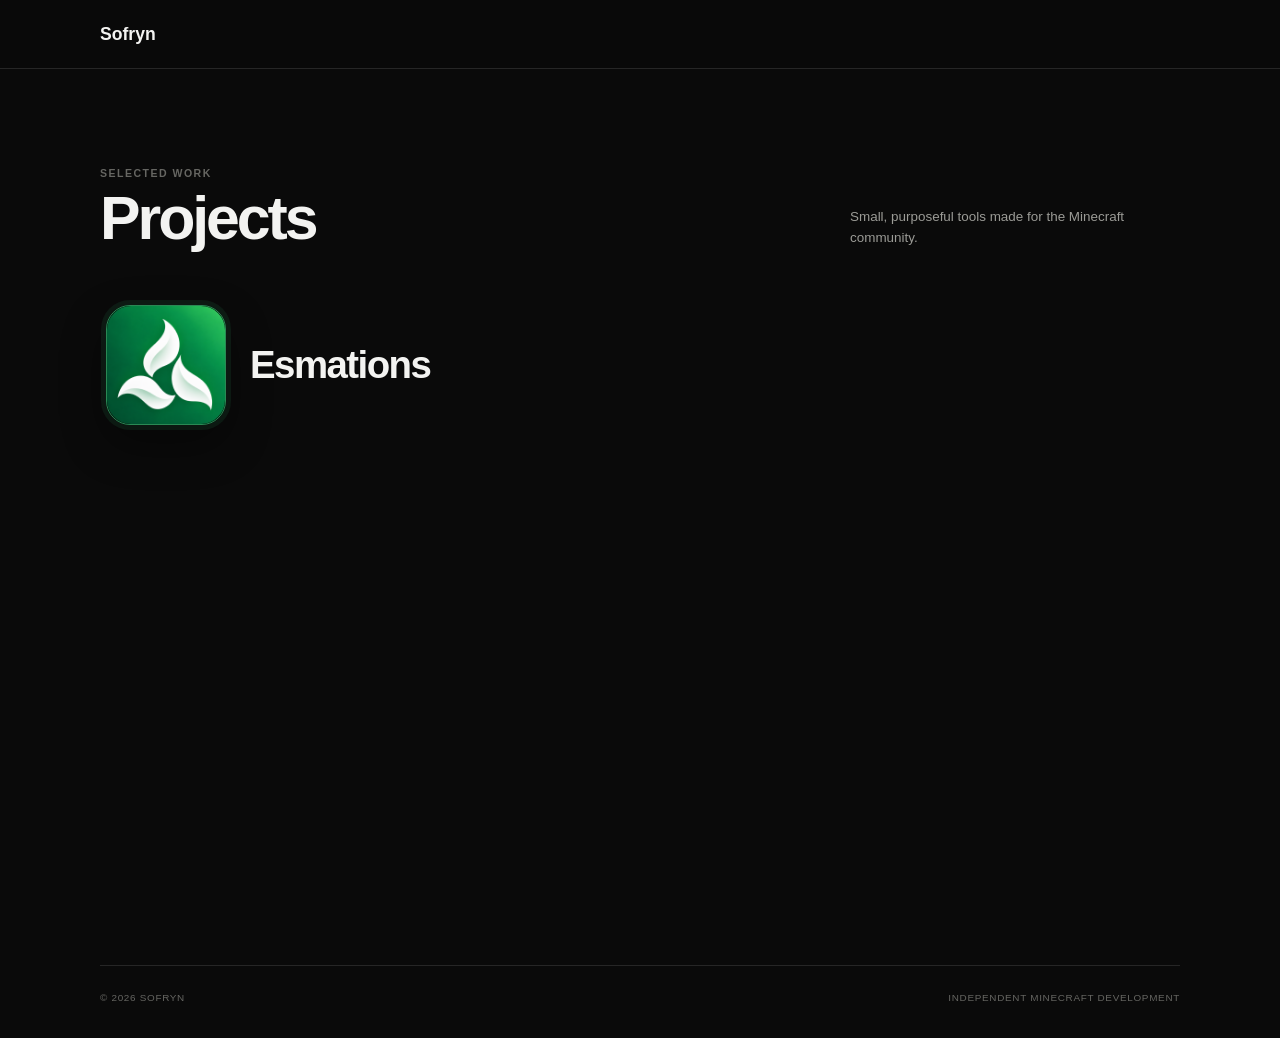
<file: index.html>
<!DOCTYPE html>
<html lang="en">
<head>
    <meta charset="UTF-8" />
    <meta name="viewport" content="width=device-width, initial-scale=1.0" />
    <title>Sofryn</title>
    <meta name="description" content="Independent Minecraft mods built with care by Sofryn." />
    <link rel="icon" type="image/png" sizes="any" href="Sofryn.png" />
    <link rel="stylesheet" href="css/style.css" />
    <script src="js/site.js" defer></script>
    <meta http-equiv="Content-Security-Policy" content="default-src 'self'; style-src 'self'; img-src 'self'; script-src 'self'; frame-ancestors 'none'; form-action 'self'" />
    <meta http-equiv="Referrer-Policy" content="strict-origin-when-cross-origin" />
    <meta http-equiv="Permissions-Policy" content="camera=(), microphone=(), geolocation=(), payment=()" />
    <meta name="robots" content="index, follow" />
</head>
<body>
<div class="page-loader" aria-hidden="true">
    <div class="loader-content">
        <span class="loader-line"></span>
    </div>
</div>

<div class="site-shell">
    <nav>
        <div class="nav-inner">
            <a class="nav-logo" href="index.html" aria-label="Sofryn home">
                <span>Sofryn</span>
            </a>
        </div>
    </nav>

    <main>
        <section class="section projects-section" id="mods">
            <div class="section-heading">
                <div>
                    <p class="eyebrow">Selected work</p>
                    <h2>Projects</h2>
                </div>
                <p>Small, purposeful tools made for the Minecraft community.</p>
            </div>

            <div class="project-list">
                <article class="project-entry">
                    <a class="project-logo-link transition-link" href="esmations.html" aria-label="Open the Esmations page">
                        <img src="Esmations.png" alt="Esmations logo" draggable="false" />
                    </a>
                    <h3>Esmations</h3>
                </article>
            </div>
        </section>
    </main>

    <footer>
        <span>&copy; 2026 Sofryn</span>
        <span>Independent Minecraft development</span>
    </footer>
</div>
</body>
</html>
</file>
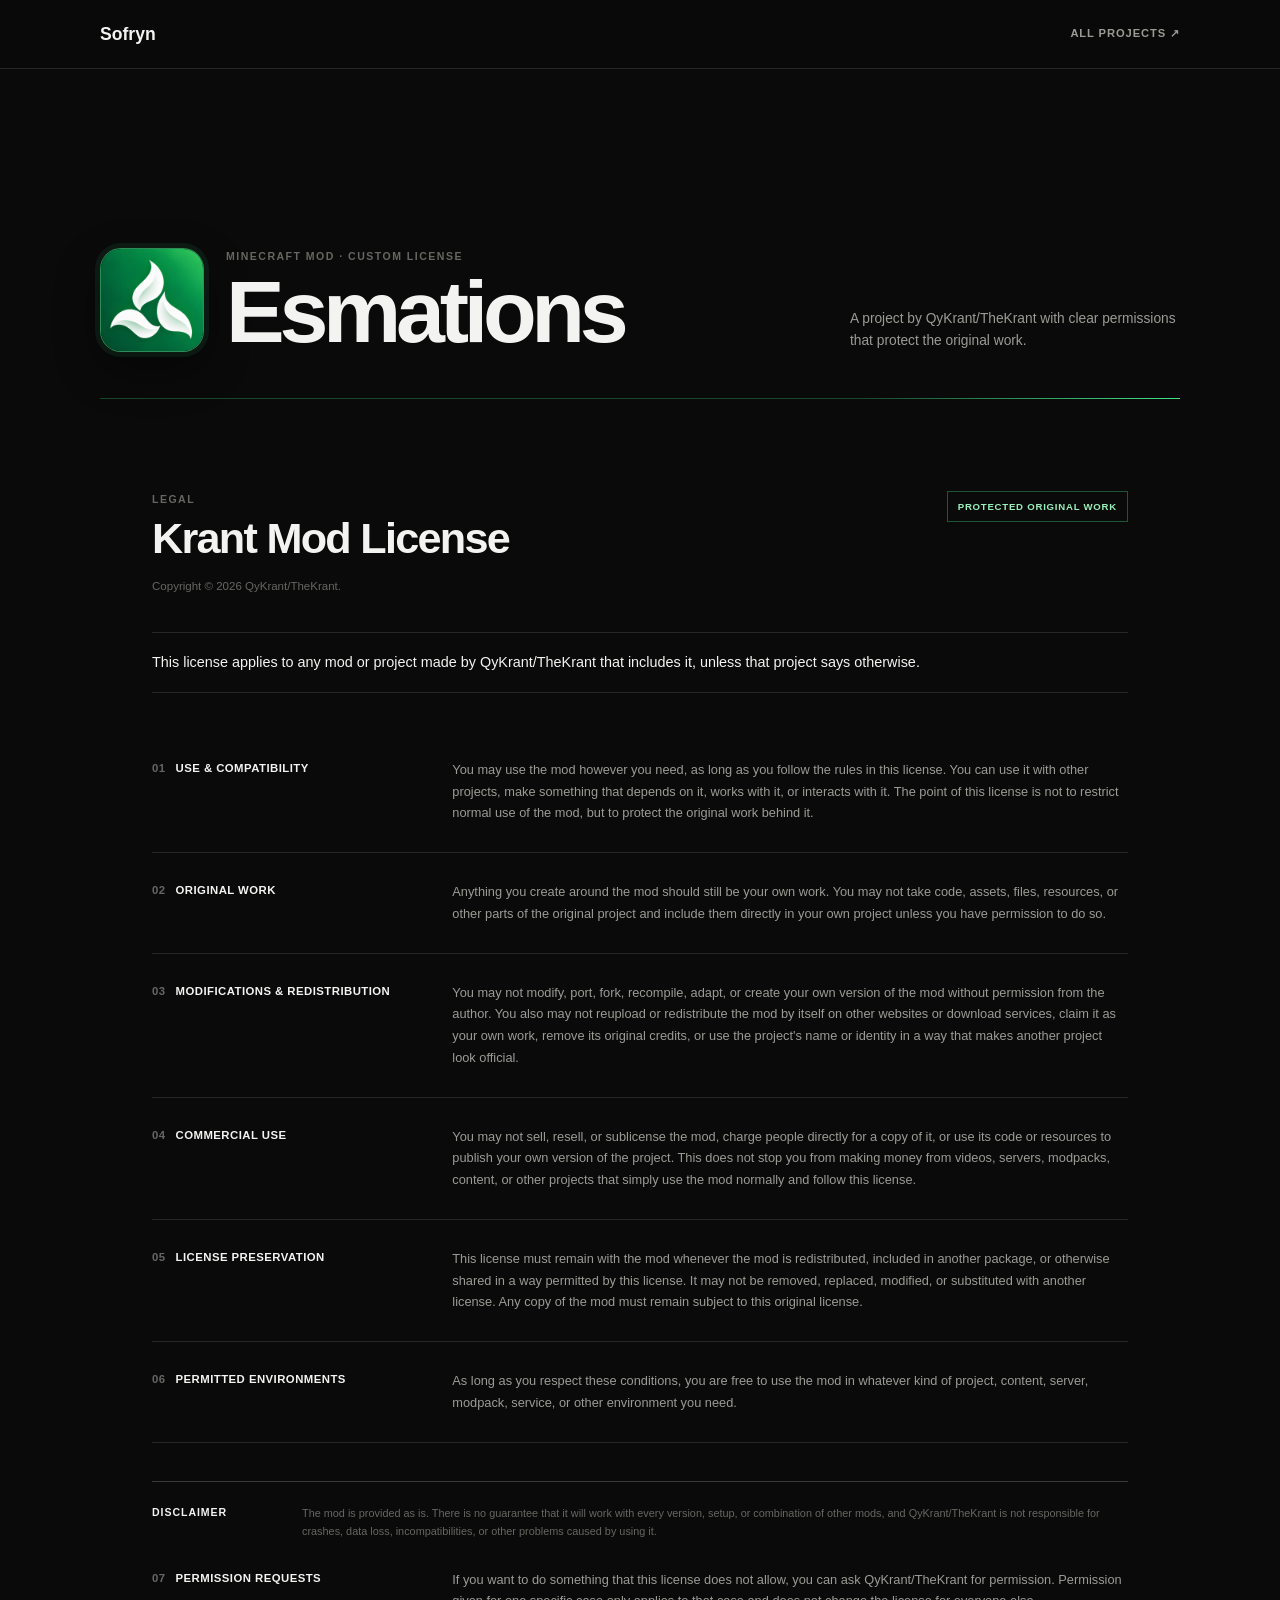
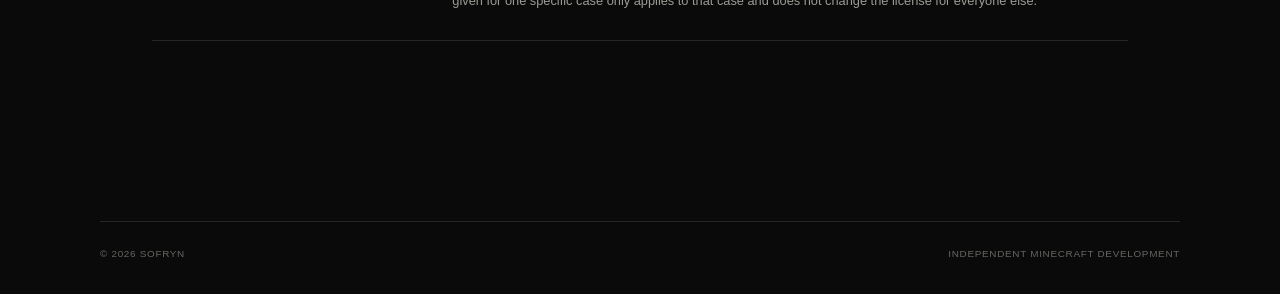
<file: esmations.html>
<!DOCTYPE html>
<html lang="en">
<head>
    <meta charset="UTF-8" />
    <meta name="viewport" content="width=device-width, initial-scale=1.0" />
    <title>Esmations</title>
    <meta name="description" content="The Krant Mod License for Esmations by QyKrant/TheKrant." />
    <link rel="icon" type="image/png" sizes="any" href="Sofryn.png" />
    <link rel="stylesheet" href="css/style.css" />
    <script src="js/site.js" defer></script>
    <meta http-equiv="Content-Security-Policy" content="default-src 'self'; style-src 'self'; img-src 'self'; script-src 'self'; frame-ancestors 'none'; form-action 'self'" />
    <meta http-equiv="Referrer-Policy" content="strict-origin-when-cross-origin" />
    <meta http-equiv="Permissions-Policy" content="camera=(), microphone=(), geolocation=(), payment=()" />
    <meta name="robots" content="index, follow" />
</head>
<body>
<div class="page-loader" aria-hidden="true">
    <div class="loader-content"><span class="loader-line"></span></div>
</div>

<div class="site-shell">
    <nav>
        <div class="nav-inner">
            <a class="nav-logo transition-link" href="index.html" aria-label="Sofryn home">
                <span>Sofryn</span>
            </a>
            <a class="nav-back transition-link" href="index.html#mods">All projects <span aria-hidden="true">&nearr;</span></a>
        </div>
    </nav>

    <main class="project-page esmations-page">
        <header class="project-hero">
            <div class="project-identity">
                <img class="esmations-logo" src="Esmations.png" alt="Esmations logo" draggable="false" />
                <div>
                    <p class="eyebrow">Minecraft mod &middot; Custom license</p>
                    <h1>Esmations</h1>
                </div>
            </div>
            <p class="project-intro">A project by QyKrant/TheKrant with clear permissions that protect the original work.</p>
        </header>

        <section class="license-box license-box-accent" aria-labelledby="license-title">
            <div class="license-header">
                <div>
                    <p class="eyebrow">Legal</p>
                    <h2 id="license-title">Krant Mod License</h2>
                </div>
                <span class="license-status">Protected original work</span>
            </div>
            <p class="license-copyright">Copyright &copy; 2026 QyKrant/TheKrant.</p>

            <div class="license-lead">This license applies to any mod or project made by QyKrant/TheKrant that includes it, unless that project says otherwise.</div>

            <div class="license-copy">
                <section class="license-section">
                    <h3><span>01</span> Use &amp; compatibility</h3>
                    <p>You may use the mod however you need, as long as you follow the rules in this license. You can use it with other projects, make something that depends on it, works with it, or interacts with it. The point of this license is not to restrict normal use of the mod, but to protect the original work behind it.</p>
                </section>

                <section class="license-section">
                    <h3><span>02</span> Original work</h3>
                    <p>Anything you create around the mod should still be your own work. You may not take code, assets, files, resources, or other parts of the original project and include them directly in your own project unless you have permission to do so.</p>
                </section>

                <section class="license-section restrict">
                    <h3><span>03</span> Modifications &amp; redistribution</h3>
                    <p>You may not modify, port, fork, recompile, adapt, or create your own version of the mod without permission from the author. You also may not reupload or redistribute the mod by itself on other websites or download services, claim it as your own work, remove its original credits, or use the project's name or identity in a way that makes another project look official.</p>
                </section>

                <section class="license-section restrict">
                    <h3><span>04</span> Commercial use</h3>
                    <p>You may not sell, resell, or sublicense the mod, charge people directly for a copy of it, or use its code or resources to publish your own version of the project. This does not stop you from making money from videos, servers, modpacks, content, or other projects that simply use the mod normally and follow this license.</p>
                </section>

                <section class="license-section">
                    <h3><span>05</span> License preservation</h3>
                    <p>This license must remain with the mod whenever the mod is redistributed, included in another package, or otherwise shared in a way permitted by this license. It may not be removed, replaced, modified, or substituted with another license. Any copy of the mod must remain subject to this original license.</p>
                </section>

                <section class="license-section">
                    <h3><span>06</span> Permitted environments</h3>
                    <p>As long as you respect these conditions, you are free to use the mod in whatever kind of project, content, server, modpack, service, or other environment you need.</p>
                </section>

                <div class="license-disclaimer">
                    <strong>Disclaimer</strong>
                    <p>The mod is provided as is. There is no guarantee that it will work with every version, setup, or combination of other mods, and QyKrant/TheKrant is not responsible for crashes, data loss, incompatibilities, or other problems caused by using it.</p>
                </div>

                <section class="license-section">
                    <h3><span>07</span> Permission requests</h3>
                    <p>If you want to do something that this license does not allow, you can ask QyKrant/TheKrant for permission. Permission given for one specific case only applies to that case and does not change the license for everyone else.</p>
                </section>
            </div>
        </section>
    </main>

    <footer><span>&copy; 2026 Sofryn</span><span>Independent Minecraft development</span></footer>
</div>
</body>
</html>
</file>
<file: css/style.css>
:root {
    --background: #0a0a0a;
    --surface: #111111;
    --surface-hover: #151515;
    --border: #262626;
    --border-strong: #3a3a3a;
    --text: #f3f3f1;
    --muted: #9b9b96;
    --subtle: #666662;
    --accent: #43e58a;
    --accent-deep: #087640;
    --accent-soft: rgba(67, 229, 138, .16);
    --max-width: 1080px;
    --ease: cubic-bezier(.22, 1, .36, 1);
}

* {
    box-sizing: border-box;
    margin: 0;
    padding: 0;
}

html { scroll-behavior: smooth; }

body {
    min-height: 100vh;
    background: var(--background);
    color: var(--text);
    font-family: Inter, "Helvetica Neue", Arial, sans-serif;
    line-height: 1.6;
    -webkit-font-smoothing: antialiased;
    -webkit-user-select: none;
    user-select: none;
}

a { color: inherit; }

img {
    -webkit-user-drag: none;
    -webkit-touch-callout: none;
    user-select: none;
}

.site-shell {
    opacity: 1;
    transition: opacity .25s ease, transform .35s var(--ease);
}

body.page-leaving .site-shell {
    opacity: 0;
    transform: translateY(-5px);
}

.page-loader {
    position: fixed;
    inset: 0;
    z-index: 1000;
    display: grid;
    place-items: center;
    background: var(--background);
    pointer-events: none;
    animation: loader-exit .45s ease .45s forwards;
}

.loader-content { width: 64px; text-align: center; }

.loader-line {
    display: block;
    height: 1px;
    overflow: hidden;
    background: var(--border);
}

.loader-line::after {
    content: "";
    display: block;
    width: 100%;
    height: 100%;
    background: var(--text);
    transform: translateX(-100%);
    animation: loader-progress .5s var(--ease) forwards;
}

@keyframes loader-progress { to { transform: translateX(0); } }
@keyframes loader-exit { to { opacity: 0; visibility: hidden; } }

nav {
    position: sticky;
    top: 0;
    z-index: 100;
    border-bottom: 1px solid var(--border);
    background: rgba(10, 10, 10, .92);
    backdrop-filter: blur(12px);
}

.nav-inner {
    display: flex;
    align-items: center;
    justify-content: space-between;
    width: min(100% - 40px, var(--max-width));
    height: 68px;
    margin: 0 auto;
}

.nav-logo {
    display: inline-flex;
    align-items: center;
    text-decoration: none;
    font-size: 1.1rem;
    font-weight: 650;
}

.nav-links { list-style: none; }

.nav-links a,
.nav-back {
    color: var(--muted);
    text-decoration: none;
    font-size: .7rem;
    font-weight: 600;
    letter-spacing: .08em;
    text-transform: uppercase;
    transition: color .2s ease;
}

.nav-links a:hover,
.nav-back:hover { color: var(--text); }

.hero,
.section,
.project-page,
footer {
    width: min(100% - 40px, var(--max-width));
    margin-inline: auto;
}

.hero {
    display: flex;
    min-height: 680px;
    flex-direction: column;
    justify-content: center;
    padding: 88px 0 64px;
}

.eyebrow {
    color: var(--subtle);
    font-size: .66rem;
    font-weight: 650;
    letter-spacing: .14em;
    text-transform: uppercase;
}

.hero > * { animation: fade-up .7s var(--ease) both; }
.hero h1 { animation-delay: .05s; }
.hero-copy { animation-delay: .1s; }
.hero .button { animation-delay: .15s; }
.hero-meta { animation-delay: .2s; }

@keyframes fade-up {
    from { opacity: 0; transform: translateY(16px); }
    to { opacity: 1; transform: translateY(0); }
}

.hero h1 {
    margin: 18px 0 24px;
    font-size: clamp(3.5rem, 9vw, 7rem);
    font-weight: 650;
    letter-spacing: -.065em;
    line-height: .9;
}

.hero h1 span { color: var(--subtle); }

.hero-copy {
    max-width: 540px;
    color: var(--muted);
    font-size: 1rem;
}

.button {
    display: inline-flex;
    align-items: center;
    justify-content: space-between;
    width: 174px;
    margin-top: 32px;
    padding: 11px 13px;
    border: 1px solid var(--border-strong);
    color: var(--text);
    text-decoration: none;
    font-size: .72rem;
    font-weight: 600;
    transition: border-color .2s ease, background .2s ease;
}

.button:hover { border-color: var(--text); background: var(--surface); }

.hero-meta {
    display: flex;
    gap: 32px;
    margin-top: 80px;
    color: var(--subtle);
    font-size: .65rem;
    letter-spacing: .07em;
    text-transform: uppercase;
}

.hero-meta span { display: flex; gap: 7px; }
.hero-meta strong { color: var(--muted); }

.projects-section {
    min-height: calc(100vh - 68px);
    padding: 96px 0 64px;
}

.section-heading {
    display: flex;
    align-items: end;
    justify-content: space-between;
    gap: 32px;
    margin-bottom: 36px;
}

.section-heading h2 {
    margin-top: 6px;
    font-size: clamp(2.2rem, 5vw, 3.8rem);
    font-weight: 600;
    letter-spacing: -.05em;
    line-height: 1;
}

.section-heading > p {
    max-width: 330px;
    color: var(--muted);
    font-size: .84rem;
}

.project-list {
    display: grid;
    grid-template-columns: 1fr;
}

.project-entry {
    position: relative;
    display: flex;
    align-items: center;
    gap: 24px;
    padding: 20px 6px;
    animation: fade-up .7s var(--ease) .08s both;
}

.project-logo-link {
    position: relative;
    z-index: 1;
    display: block;
    width: 120px;
    height: 120px;
    flex-shrink: 0;
    border: 1px solid rgba(67, 229, 138, .58);
    border-radius: 24px;
    outline: none;
    box-shadow: 0 0 0 5px rgba(67, 229, 138, .08), 0 18px 44px rgba(0, 0, 0, .42);
    transition: border-color .2s ease, box-shadow .25s ease, transform .3s var(--ease);
}

.project-logo-link:hover,
.project-logo-link:focus-visible {
    border-color: var(--accent);
    box-shadow: 0 0 0 6px rgba(67, 229, 138, .13), 0 22px 52px rgba(0, 0, 0, .48);
    transform: translateY(-3px) scale(1.025);
}

.project-logo-link img {
    display: block;
    width: 100%;
    height: 100%;
    border-radius: inherit;
    object-fit: cover;
}

.project-entry h3 {
    position: relative;
    z-index: 1;
    font-size: clamp(1.65rem, 4vw, 2.4rem);
    font-weight: 600;
    letter-spacing: -.04em;
}

.mod-grid {
    display: grid;
    grid-template-columns: repeat(2, minmax(0, 1fr));
    gap: 16px;
}

.mod-grid-single { grid-template-columns: 1fr; }

.mod-card {
    position: relative;
    display: flex;
    min-height: 340px;
    flex-direction: column;
    padding: 24px;
    border: 1px solid var(--border);
    background: var(--surface);
    color: var(--text);
    text-decoration: none;
    transition: border-color .25s ease, background .25s ease, transform .3s var(--ease);
}

.mod-card-featured {
    min-height: 390px;
    overflow: hidden;
    border-color: rgba(67, 229, 138, .36);
    background:
        radial-gradient(circle at 88% 12%, rgba(67, 229, 138, .12), transparent 34%),
        var(--surface);
    box-shadow: inset 0 0 0 1px rgba(67, 229, 138, .04), 0 22px 70px rgba(0, 0, 0, .28);
}

.mod-card-featured::before {
    content: "";
    position: absolute;
    inset: 8px;
    border: 1px solid rgba(67, 229, 138, .11);
    pointer-events: none;
}

.mod-card-featured:hover {
    border-color: rgba(67, 229, 138, .7);
    background:
        radial-gradient(circle at 88% 12%, rgba(67, 229, 138, .17), transparent 36%),
        var(--surface-hover);
    box-shadow: inset 0 0 0 1px rgba(67, 229, 138, .07), 0 26px 80px rgba(0, 0, 0, .34);
}

.featured-label {
    color: var(--accent);
    font-size: .6rem;
    font-weight: 650;
    letter-spacing: .11em;
    text-transform: uppercase;
}

.mod-card:hover {
    border-color: var(--border-strong);
    background: var(--surface-hover);
    transform: translateY(-3px);
}

.card-topline {
    display: flex;
    justify-content: space-between;
    color: var(--subtle);
    font-size: .66rem;
    letter-spacing: .1em;
}

.card-arrow {
    color: var(--muted);
    font-size: 1rem;
    transition: transform .25s var(--ease);
}

.mod-card:hover .card-arrow { transform: translate(3px, -3px); }

.mod-card-header {
    display: flex;
    align-items: center;
    gap: 16px;
    margin: 52px 0 22px;
}

.mod-card-header img,
.mod-monogram {
    width: 58px;
    height: 58px;
    flex-shrink: 0;
    border: 1px solid var(--border);
    background: var(--background);
}

.mod-card-header img {
    padding: 5px;
    object-fit: contain;
    filter: grayscale(1);
}

.mod-card-header img.esmations-logo {
    padding: 0;
    border-color: rgba(67, 229, 138, .52);
    border-radius: 16px;
    filter: none;
    box-shadow: 0 0 0 4px rgba(67, 229, 138, .07), 0 12px 34px rgba(0, 0, 0, .35);
}

.mod-monogram {
    display: inline-flex;
    align-items: center;
    justify-content: center;
    background: var(--text);
    color: var(--background);
    font-size: 1.4rem;
    font-weight: 700;
}

.card-label {
    margin-bottom: 2px;
    color: var(--subtle) !important;
    font-size: .62rem !important;
    letter-spacing: .09em;
    text-transform: uppercase;
}

.mod-card-header h3 {
    font-size: 1.35rem;
    font-weight: 600;
    letter-spacing: -.03em;
}

.mod-card > p {
    max-width: 390px;
    color: var(--muted);
    font-size: .84rem;
}

.mod-badge {
    align-self: flex-start;
    margin-top: auto;
    color: var(--subtle);
    font-size: .62rem;
    font-weight: 650;
    letter-spacing: .08em;
    text-transform: uppercase;
}

.project-page { padding-bottom: 64px; }

.project-hero {
    display: flex;
    align-items: end;
    justify-content: space-between;
    gap: 40px;
    min-height: 330px;
    padding: 72px 0 46px;
    border-bottom: 1px solid var(--border);
    animation: fade-up .65s var(--ease) both;
}

.project-identity {
    display: flex;
    align-items: center;
    gap: 22px;
}

.project-identity img,
.mod-monogram-large {
    width: 104px;
    height: 104px;
    flex-shrink: 0;
    border: 1px solid var(--border);
}

.project-identity img {
    padding: 6px;
    object-fit: contain;
    background: var(--surface);
    filter: grayscale(1);
}

.project-identity img.esmations-logo {
    padding: 0;
    border-color: rgba(67, 229, 138, .58);
    border-radius: 21px;
    filter: none;
    box-shadow: 0 0 0 5px rgba(67, 229, 138, .08), 0 18px 44px rgba(0, 0, 0, .42);
}

.esmations-page .project-hero {
    position: relative;
    border-bottom-color: rgba(67, 229, 138, .28);
}

.esmations-page .project-hero::after {
    content: "";
    position: absolute;
    right: 0;
    bottom: -1px;
    width: min(36%, 320px);
    height: 1px;
    background: linear-gradient(90deg, transparent, var(--accent));
}

.mod-monogram-large { font-size: 1.9rem; }

.project-identity h1 {
    margin-top: 7px;
    font-size: clamp(3rem, 7vw, 5.5rem);
    font-weight: 600;
    letter-spacing: -.06em;
    line-height: .9;
}

.project-intro {
    max-width: 330px;
    color: var(--muted);
    font-size: .86rem;
}

.license-box {
    margin-top: 40px;
    padding: clamp(24px, 5vw, 52px);
    border: 1px solid var(--border);
    background: var(--surface);
    animation: fade-up .7s var(--ease) .08s both;
}

.license-box-accent {
    border: 0;
    background: transparent;
    box-shadow: none;
}

.license-box-accent .license-status {
    border-color: rgba(67, 229, 138, .35);
    color: #99efba;
}

.license-header {
    display: flex;
    align-items: start;
    justify-content: space-between;
    gap: 24px;
}

.license-header h2 {
    margin-top: 7px;
    font-size: clamp(1.6rem, 4vw, 2.7rem);
    font-weight: 600;
    letter-spacing: -.04em;
    line-height: 1.1;
}

.license-status {
    padding: 7px 10px;
    border: 1px solid var(--border);
    color: var(--muted);
    font-size: .6rem;
    font-weight: 650;
    letter-spacing: .08em;
    text-transform: uppercase;
}

.license-copyright {
    margin-top: 15px;
    color: var(--subtle);
    font-size: .72rem;
}

.license-lead {
    margin-top: 36px;
    padding: 18px 0;
    border-top: 1px solid var(--border);
    border-bottom: 1px solid var(--border);
    font-size: .9rem;
}

.license-grid {
    display: grid;
    grid-template-columns: repeat(2, minmax(0, 1fr));
    gap: 0 44px;
    margin-top: 38px;
}

.license-grid-two { margin-top: 0; }

.license-copy { margin-top: 38px; }

.license-copy .license-section {
    display: grid;
    grid-template-columns: minmax(190px, .55fr) minmax(0, 1.45fr);
    gap: 44px;
}

.license-section {
    padding: 28px 0;
    border-bottom: 1px solid var(--border);
}

.license-section h3 {
    display: flex;
    gap: 10px;
    margin-bottom: 17px;
    font-size: .71rem;
    font-weight: 650;
    letter-spacing: .04em;
    text-transform: uppercase;
}

.license-section h3 span { color: var(--subtle); }
.license-section ul { display: flex; flex-direction: column; gap: 9px; list-style: none; }

.license-section li {
    position: relative;
    padding-left: 15px;
    color: var(--muted);
    font-size: .8rem;
    line-height: 1.65;
}

.license-section li::before {
    content: "";
    position: absolute;
    top: .72em;
    left: 0;
    width: 4px;
    height: 4px;
    background: var(--muted);
}

.license-section.restrict li::before { background: var(--subtle); }
.license-section p { color: var(--muted); font-size: .8rem; line-height: 1.7; }
.license-section p + p { margin-top: 11px; }

.license-disclaimer {
    display: grid;
    grid-template-columns: 130px 1fr;
    gap: 20px;
    margin-top: 38px;
    padding-top: 22px;
    border-top: 1px solid var(--border-strong);
}

.license-disclaimer strong {
    font-size: .66rem;
    letter-spacing: .09em;
    text-transform: uppercase;
}

.license-disclaimer p {
    color: var(--subtle);
    font-size: .68rem;
    line-height: 1.7;
}

footer {
    display: flex;
    justify-content: space-between;
    gap: 20px;
    margin-top: 64px;
    padding: 24px 0 32px;
    border-top: 1px solid var(--border);
    color: var(--subtle);
    font-size: .62rem;
    letter-spacing: .07em;
    text-transform: uppercase;
}

@media (max-width: 720px) {
    .nav-inner,
    .hero,
    .section,
    .project-page,
    footer { width: min(100% - 30px, var(--max-width)); }

    .hero { min-height: 620px; padding-top: 64px; }
    .hero h1 { font-size: clamp(3.3rem, 18vw, 5.8rem); }
    .section-heading,
    .project-hero { align-items: flex-start; flex-direction: column; }
    .section-heading > p { max-width: 100%; }
    .projects-section { padding-top: 64px; }
    .project-logo-link { width: 104px; height: 104px; }
    .project-identity img { width: 96px; height: 96px; }
    .mod-grid,
    .license-grid { grid-template-columns: 1fr; }
    .mod-card { min-height: 310px; }
    .project-hero { min-height: 310px; justify-content: flex-end; }
    .license-header { flex-direction: column; }
    .license-copy .license-section { grid-template-columns: 1fr; gap: 12px; }
    .license-disclaimer { grid-template-columns: 1fr; gap: 10px; }
}

@media (max-width: 420px) {
    .hero-meta { align-items: flex-start; flex-direction: column; gap: 12px; }
    .project-identity { align-items: flex-start; flex-direction: column; }
    footer { flex-direction: column; }
}

@media (prefers-reduced-motion: reduce) {
    html { scroll-behavior: auto; }
    *, *::before, *::after {
        animation-duration: .01ms !important;
        animation-delay: 0ms !important;
        transition-duration: .01ms !important;
    }
}
</file>
